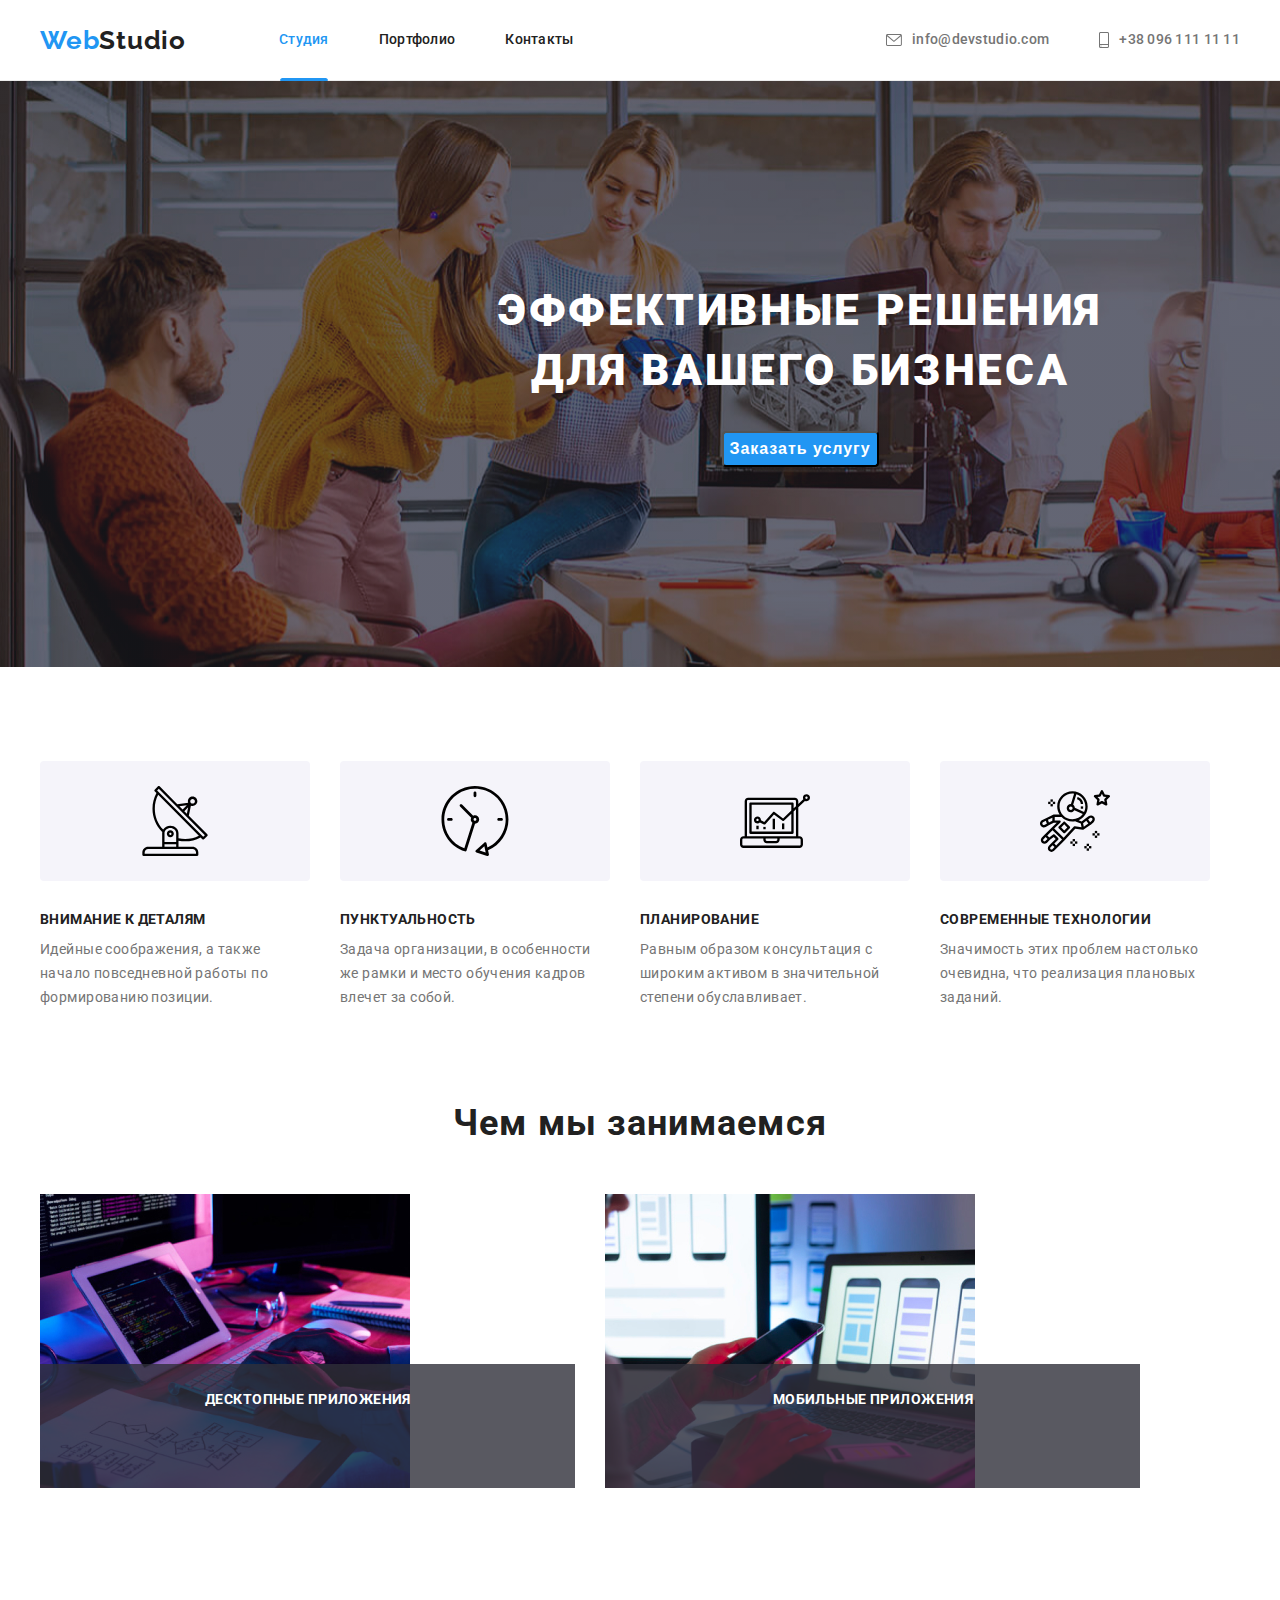
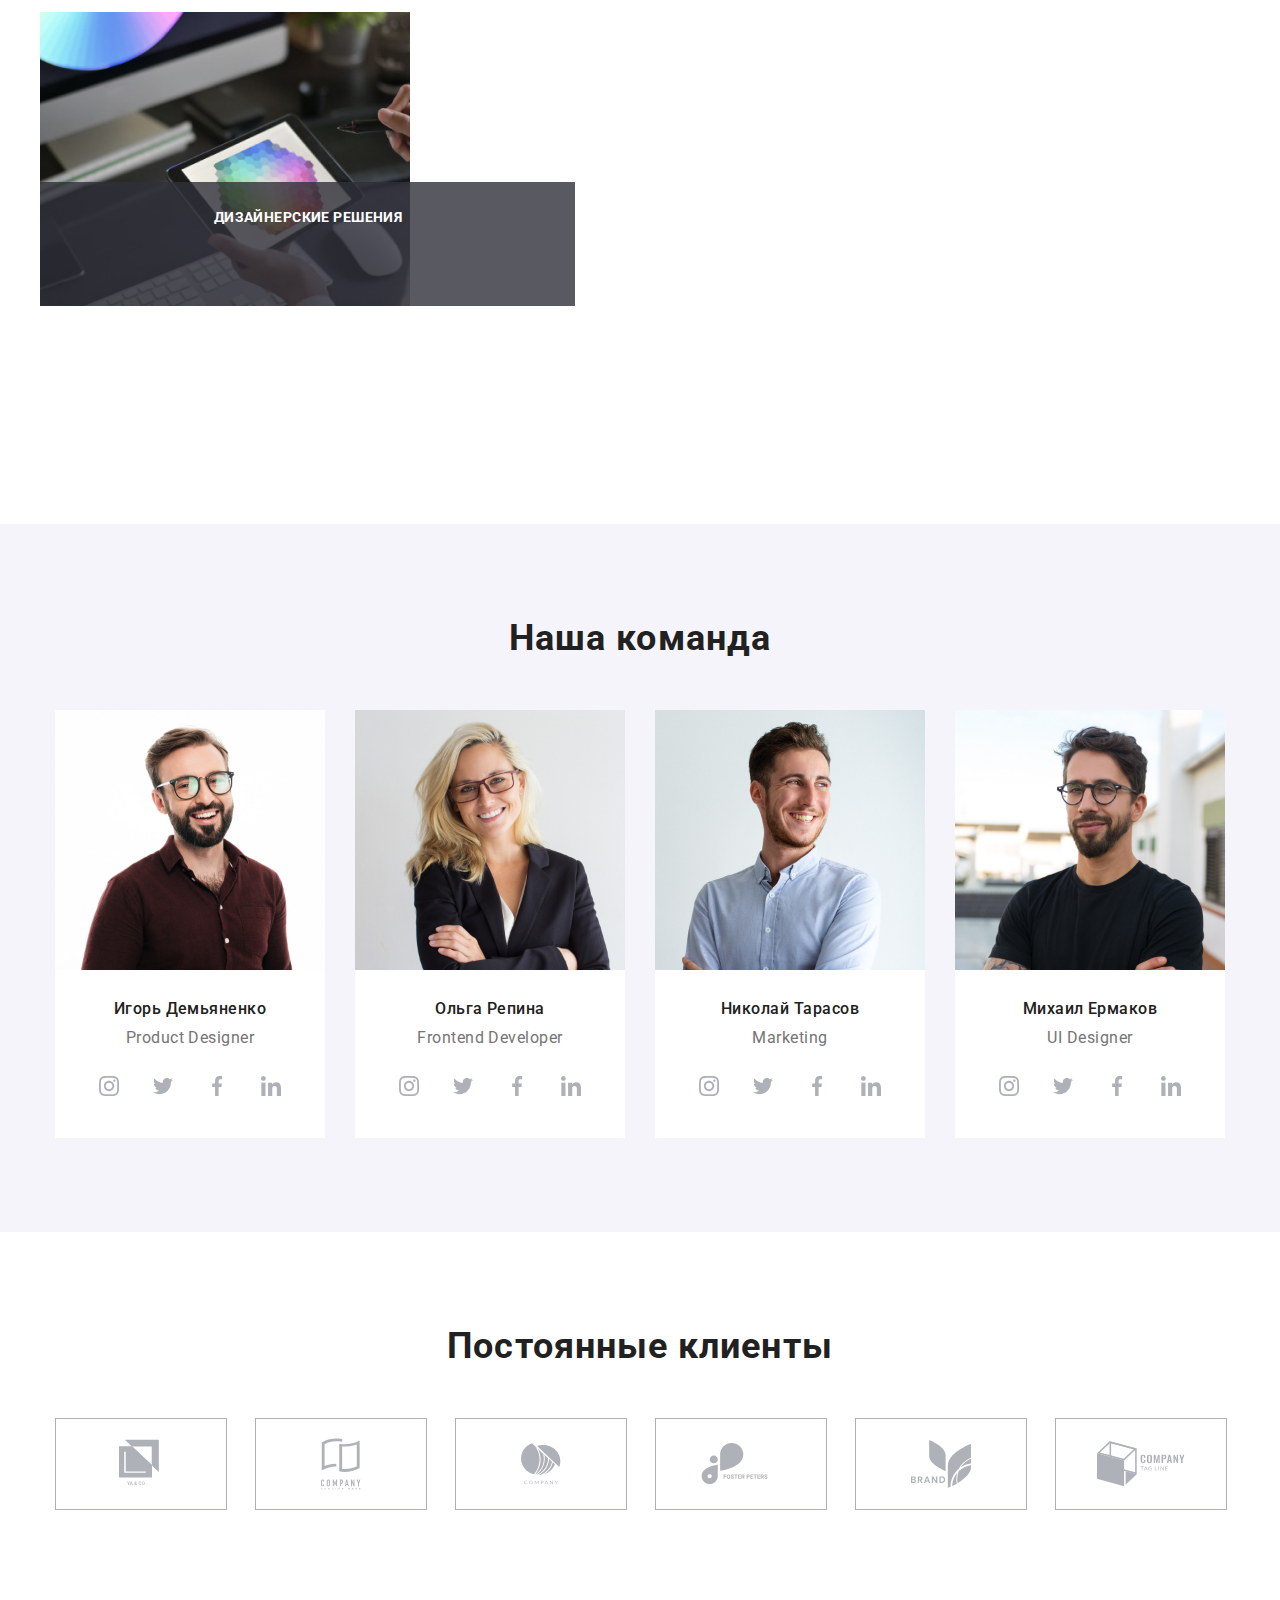
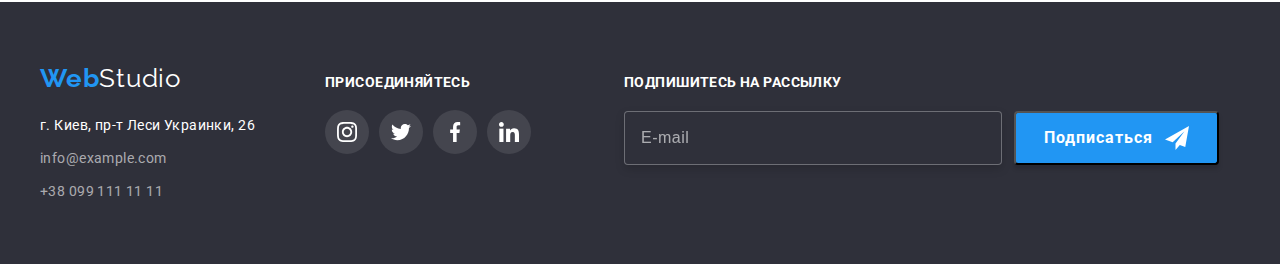
<file: index.html>
<!DOCTYPE html>
<html lang="ru">

<head>
    <meta charset="UTF-8">
    <meta name="viewport" content="width=device-width, initial-scale=1.0">
    <title>WebStudio</title>
    <link rel="preconnect" href="https://fonts.gstatic.com">
    <link href="https://fonts.googleapis.com/css2?family=Raleway:wght@700&family=Roboto:wght@400;500;700;900&display=swap" rel="stylesheet">
    <link rel="stylesheet" href="https://cdnjs.cloudflare.com/ajax/libs/modern-normalize/1.0.0/modern-normalize.min.css"
        integrity="sha512-ISS7cAi1PEhQ8jnbJpJZMd29NlhNj4AWYyLOSp2CE/CsHxTCu+r+t0D2yoJudVrd0/8fTVPUVDzY5Tvli75u/g=="
        crossorigin="anonymous" />
    <link rel="stylesheet" href="https://cdnjs.cloudflare.com/ajax/libs/animate.css/4.1.1/animate.min.css"/>
    <link rel="stylesheet" href="./css/style.css">
</head>

<body class="body">
    <!-- Heder верхняя шапка с навигацией -->
    <header class="header">
       <div class="container main-nav">
        
        <nav class="nav">
            <a class="logo-link logo-header animate__heartBeat" href="./index.html"><span class="logo">Web</span><span class="logo-black">Studio</span></a>    
           <ul class="site-nav list">
                    <li class="item">
                        <a class="link current" href="./index.html" >
                        <svg class="sait-nav-position" width="48px" height="4px">
                            <use href="./images/sprite.svg#nav-position"></use>
                        </svg>Студия</a>
                        
                    </li>
                    <li class="item"><a class="link" href="./portfolio.html" >Портфолио</a>
                       
                    </li>
                    <li class="item"><a class="link" href="" >Контакты</a>
                        
                    </li>
           </ul>
            
        </nav>
        <ul class="site-nav-mail"> 
            <li class="item">
                <a class="contact-link" href="mailto:info@devstudio.com">
                <svg class="icon-email" width="16" height="12">
                    <use href="./images/sprite.svg#icon-email"></use>
                </svg>info@devstudio.com</a>
            </li>
            <li class="item"><a class="contact-link" href="tel:+380991111111">
                <svg class="icon-email" width="10" height="16">
                    <use href="./images/sprite.svg#icon-smartphone"></use>
                </svg>+38 096 111 11 11</a>
            </li>
        </ul>
       </div>
        
    </header>

    <main class="main">
        <!-- Hero сектор герой картика кнопка -->
        <section class="hero">
           <div class="main-hero">
                <h1 class="hero-title">Эффективные решения<br> для вашего бизнеса</h1>
                <button class="hero-button" type="button" data-modal-open>Заказать услугу</button>
                
           </div>
        </section>
        <!-- Feature перечень примуществ -->
        <section class="feature-list">
            <div class="container">
                <ul>
                    <li class="item">
                        <div class="feature-svg">
                            <svg width="70px" height="70px">
                                <use href="./images/sprite.svg#icon-antenna-1"></use>
                            </svg>
                        </div>
                        <h3 class="title">Внимание к деталям</h3>
                        <p class="text">Идейные соображения, а также начало повседневной работы по формированию позиции.</p>
                    </li>
                    <li class="item">
                        <div class="feature-svg">
                            <svg width="70px" height="70px">
                                <use href="./images/sprite.svg#icon-clock-1"></use>
                            </svg>
                        </div>
                        <h3 class="title">Пунктуальность</h3>
                        <p class="text">Задача организации, в особенности же рамки и место обучения кадров влечет за собой.</p>
                    </li>
                    <li class="item">
                        <div class="feature-svg">
                            <svg width="70px" height="70px">
                                <use href="./images/sprite.svg#icon-diagram-1"></use>
                            </svg>
                        </div>
                        <h3 class="title">Планирование</h3>
                        <p class="text">Равным образом консультация с широким активом в значительной степени обуславливает.</p>
                    </li>
                    <li class="item">
                        <div class="feature-svg">
                            <svg width="70px" height="70px">
                                <use href="./images/sprite.svg#icon-astronaut-1"></use>
                            </svg>
                        </div>
                        <h3 class="title">Современные технологии</h3>
                        <p class="text">Значимость этих проблем настолько очевидна, что реализация плановых заданий.</p>
                    </li>
                </ul>
            </div>
        </section>
        <!-- Work foto фотограии -->
        <section class="work-list-foto">
            <div class="container">
                <h2 class="work-title">Чем мы занимаемся</h2>
                <ul class="work-ul">
                    <li class="item">
                        
                        <img class="work-div-img" src="./images/img.jpg" alt="work" width=370 height="294">
                        <p class="work-p">Десктопные приложения</p>
                        </li>
                    <li class="item"><img src="./images/img(1).jpg" alt="work1" width=370 height="294">
                        <p class="work-p">Мобильные приложения</p>
                    </li>
                    <li class="item"><img src="./images/img(2).jpg" alt="work2" width=370 height="294">
                        <p class="work-p">Дизайнерские решения</p>
                    </li>
                </ul>
            </div>
            
        </section>
        <!-- work-team наша команда -->
        <section class="work-team">
            <div class="taem-div container">
                <h2 class="work-title">Наша команда</h2>
                <ul class="team-ul">
                    <li class="item"><img src="./images/IgorDemyan.jpg" alt="IgorDemyan" width=270>
                        <div class="work-item-div">
                            <h3 class="name-team">Игорь Демьяненко</h3>
                            <p lang="en" class="team-profession">Product Designer</p>
                            <ul class="social-list">
                                <li class="social-list-item">
                                    <a href="" class="social-list-link">
                                        <svg class="social-list-icon">
                                            <use href="./images/sprite.svg#icon-instagram-2"></use>
                                        </svg>
                                    </a></li>
                                <li class="social-list-item">
                                    <a href="" class="social-list-link">
                                        <svg class="social-list-icon">
                                            <use href="./images/sprite.svg#icon-twitter-1"></use>
                                        </svg>
                                    </a></li>
                                <li class="social-list-item">
                                    <a href="" class="social-list-link">
                                        <svg class="social-list-icon">
                                            <use href="./images/sprite.svg#icon-facebook-1"></use>
                                        </svg>
                                    </a></li>
                                <li class="social-list-item">
                                    <a href="" class="social-list-link">
                                        <svg class="social-list-icon">
                                            <use href="./images/sprite.svg#icon-linkedin-1"></use>
                                        </svg>
                                    </a></li>
                            </ul>
                            
                        
                        </div>
                    </li>
                    <li class="item"><img src="./images/OlgaRepina.jpg" alt="OlgaRepina" width=270>
                        <div class="work-item-div">
                            <h3 class="name-team">Ольга Репина</h3>
                            <p lang="en" class="team-profession">Frontend Developer</p>
                            <ul class="social-list">
                                <li class="social-list-item">
                                    <a href="" class="social-list-link">
                                        <svg class="social-list-icon">
                                            <use href="./images/sprite.svg#icon-instagram-2"></use>
                                        </svg>
                                    </a></li>
                                <li class="social-list-item">
                                    <a href="" class="social-list-link">
                                        <svg class="social-list-icon">
                                            <use href="./images/sprite.svg#icon-twitter-1"></use>
                                        </svg>
                                    </a></li>
                                <li class="social-list-item">
                                    <a href="" class="social-list-link">
                                        <svg class="social-list-icon">
                                            <use href="./images/sprite.svg#icon-facebook-1"></use>
                                        </svg>
                                    </a></li>
                                <li class="social-list-item">
                                    <a href="" class="social-list-link">
                                        <svg class="social-list-icon">
                                            <use href="./images/sprite.svg#icon-linkedin-1"></use>
                                        </svg>
                                    </a></li>
                            </ul>
                        </div>
                    </li>
                    <li class="item"><img src="./images/NikolayTarasov.jpg" alt="NikolayTarasov" width=270>
                        <div class="work-item-div">
                            <h3 class="name-team">Николай Тарасов</h3>
                            <p lang="en" class="team-profession">Marketing</p>
                            <ul class="social-list">
                                <li class="social-list-item">
                                    <a href="" class="social-list-link">
                                        <svg class="social-list-icon">
                                            <use href="./images/sprite.svg#icon-instagram-2"></use>
                                        </svg>
                                    </a></li>
                                <li class="social-list-item">
                                    <a href="" class="social-list-link">
                                        <svg class="social-list-icon">
                                            <use href="./images/sprite.svg#icon-twitter-1"></use>
                                        </svg>
                                    </a></li>
                                <li class="social-list-item">
                                    <a href="" class="social-list-link">
                                        <svg class="social-list-icon">
                                            <use href="./images/sprite.svg#icon-facebook-1"></use>
                                        </svg>
                                    </a></li>
                                <li class="social-list-item">
                                    <a href="" class="social-list-link">
                                        <svg class="social-list-icon">
                                            <use href="./images/sprite.svg#icon-linkedin-1"></use>
                                        </svg>
                                    </a></li>
                            </ul>
                        </div>
                    </li>
                    <li class="item"><img src="./images/MihailErmakov.jpg" alt="MihailErmakov" width=270>
                        <div class="work-item-div">
                            <h3 class="name-team">Михаил Ермаков</h3>
                            <p lang="en" class="team-profession">UI Designer</p>
                            <ul class="social-list">
                                <li class="social-list-item">
                                    <a href="" class="social-list-link">
                                        <svg class="social-list-icon">
                                            <use href="./images/sprite.svg#icon-instagram-2"></use>
                                        </svg>
                                    </a></li>
                                <li class="social-list-item">
                                    <a href="" class="social-list-link">
                                        <svg class="social-list-icon">
                                            <use href="./images/sprite.svg#icon-twitter-1"></use>
                                        </svg>
                                    </a></li>
                                <li class="social-list-item">
                                    <a href="" class="social-list-link">
                                        <svg class="social-list-icon">
                                            <use href="./images/sprite.svg#icon-facebook-1"></use>
                                        </svg>
                                    </a></li>
                                <li class="social-list-item">
                                    <a href="" class="social-list-link">
                                        <svg class="social-list-icon">
                                            <use href="./images/sprite.svg#icon-linkedin-1"></use>
                                        </svg>
                                    </a></li>
                            </ul>
                        </div>
                    </li>
                </ul>
            </div>
                
        </section>
        <!-- regular-client постоянные клиенты -->
        <section class="regular-customers">
            <div class="customers-div container">
                <h2 class="work-title">Постоянные клиенты</h2>
                <ul class="customers-ul">
                    <li class="customers-item">
                        <a class="customers-svg" href="">
                            <svg class="customers-logo" width="44" height="50">
                                <use href="./images/sprite.svg#icon-logo-1"></use>
                            </svg>
                        </a>
                    </li>
                    <li class="customers-item">
                        <a class="customers-svg" href="">
                            <svg class="customers-logo" width="40" height="52">
                                <use href="./images/sprite.svg#icon-logo-2"></use>
                            </svg>
                        </a>
                    </li>
                    <li class="customers-item">
                        <a class="customers-svg" href="">
                            <svg class="customers-logo" width="40" height="42">
                                <use href="./images/sprite.svg#icon-logo-3"></use>
                            </svg>
                        </a>
                    </li>
                    <li class="customers-item">
                        <a class="customers-svg" href="">
                            <svg class="customers-logo" width="82" height="42">
                                <use href="./images/sprite.svg#icon-logo-4"></use>
                            </svg>
                        </a>
                    </li>
                    <li class="customers-item">
                        <a class="customers-svg" href="">
                            <svg class="customers-logo" width="60" height="48">
                                <use href="./images/sprite.svg#icon-logo-5"></use>
                            </svg>
                        </a>
                    </li>
                    <li class="customers-item">
                        <a class="customers-svg" href="">
                            <svg class="customers-logo" width="88" height="46">
                                <use href="./images/sprite.svg#icon-logo-6"></use>
                            </svg>
                        </a>
                    </li>
                </ul>
            </div>

        </section>
        
    </main>
    <!-- footer подван нижнее часть сайта (для index & portfolio) -->
    <footer class="footer">
        <div class="footer-div">
            <div class="footer-link-div">
                <a class="logo-link" href="./index.html"><span class="logo">Web</span><span class="logo-footer">Studio</span></a> 

                <address class="address">
                    <ul class="address-ul">
                        <li class="adress-li"><a href="https://goo.gl/maps/XajfWDtzmyo4P4pL7" target="blanck" rel="noopener nooreferrer" class="footer-addres">г. Киев, пр-т Леси Украинки, 26</a></li>
                        <li class="adress-li"><a href="mailto:info@example.com" class="footer-info">info@example.com</a></li>
                        <li class="adress-li"><a href="tel:+380991111111" class="footer-info">+38 099 111 11 11</a></li>
                    </ul>
            
            
                </address>
            </div>
            <div class="footer-social-div">
                <h2 class="footer-text-title">Присоединяйтесь</h2>
                <ul class="footer-social-list">
                    <li class="footer-social-list-item">
                        <a href="" class="footer-social-list-link">
                            <svg class="footer-social-list-icon">
                                <use href="./images/sprite.svg#icon-instagram-2"></use>
                            </svg>
                        </a></li>
                    <li class="footer-social-list-item">
                        <a href="" class="footer-social-list-link">
                            <svg class="footer-social-list-icon">
                                <use href="./images/sprite.svg#icon-twitter-1"></use>
                            </svg>
                        </a></li>
                    <li class="footer-social-list-item">
                        <a href="" class="footer-social-list-link">
                            <svg class="footer-social-list-icon">
                                <use href="./images/sprite.svg#icon-facebook-1"></use>
                            </svg>
                        </a></li>
                    <li class="footer-social-list-item">
                        <a href="" class="footer-social-list-link">
                            <svg class="footer-social-list-icon">
                                <use href="./images/sprite.svg#icon-linkedin-1"></use>
                            </svg>
                        </a>
                    </li>
                </ul>
            </div>
            <div class="section-footer-form">
                <p class="footer-form-title">подпишитесь на рассылку</p>
                <form class="footer-form">
                    <input class="footer-form-email" name="email" type="email" 
                    placeholder="E-mail" required autocomplete="off">
                    <button class="footer-form-btn" type="submit">
                        Подписаться
                        <svg class="footer-btn-icon" width="24" height="24">
                            <use href="./images/sprite.svg#icon-send"></use>
                        </svg>
                    </button>
                </form>
            </div>
        </div>

    </footer>
    
    <div class="backdrop is-hidden" data-modal>
        <div class="modal">
           
            <button type="button" class="modal-close-btn" data-modal-close>
                <svg class="modal-close-svg">
                    <use href="./images/sprite.svg#icon-close"></use>
                </svg>
            </button>
            <form class="modal-form" action="#" autocomplete="off">
                <p class="modal-form-title">Оставьте свои данные, мы вам перезвоним</p>
                
                <label class="modal-item">
                    Имя
                    <span class="modal-form-wrapper">
                        <input class="modal-input" name="user-name" type="text" required minlength="2">
                        <svg class="modal-icon" width="18" height="18">
                            <use href="./images/sprite.svg#person-black"></use>
                        </svg>
                    </span>
                </label>

                <label class="modal-item">
                    Телефон
                    <span class="modal-form-wrapper">
                        <input class="modal-input" name="user-phone" type="tel" required pattern="[0-9]{3}-[0-9]{3}-[0-9]{2}-[0-9]{2}"
                            title="099-000-00-00">
                        <svg class="modal-icon" width="18" height="18">
                            <use href="./images/sprite.svg#phone-black"></use>
                        </svg>
                    </span>
                </label>

                <label class="modal-item">
                    Почта
                    <span class="modal-form-wrapper">
                        <input class="modal-input" name="user-email" type="email" required>
                        <svg class="modal-icon" width="18" height="18">
                            <use href="./images/sprite.svg#email-black"></use>
                        </svg>
                    </span>
                </label>

                <label class="modal-comment">
                    Комментарий
                    <textarea class="modal-message" name="user-message" placeholder="Введите текст"></textarea>
                </label>

                <input id="user-term" class="modal-term" name="user-term" type="checkbox" required>
                <label for="user-term" class="modal-form-check">Соглашаюсь с рассылкой и принимаю&nbsp;<a href="">Условия договора</a></label>
                <button class="modal-form-btn" type="submit">Отправить</button>
                
            </form>
            
        </div>
        
    </div>
    <script src="./js/modal.js"></script>
</body>

</html>
</file>
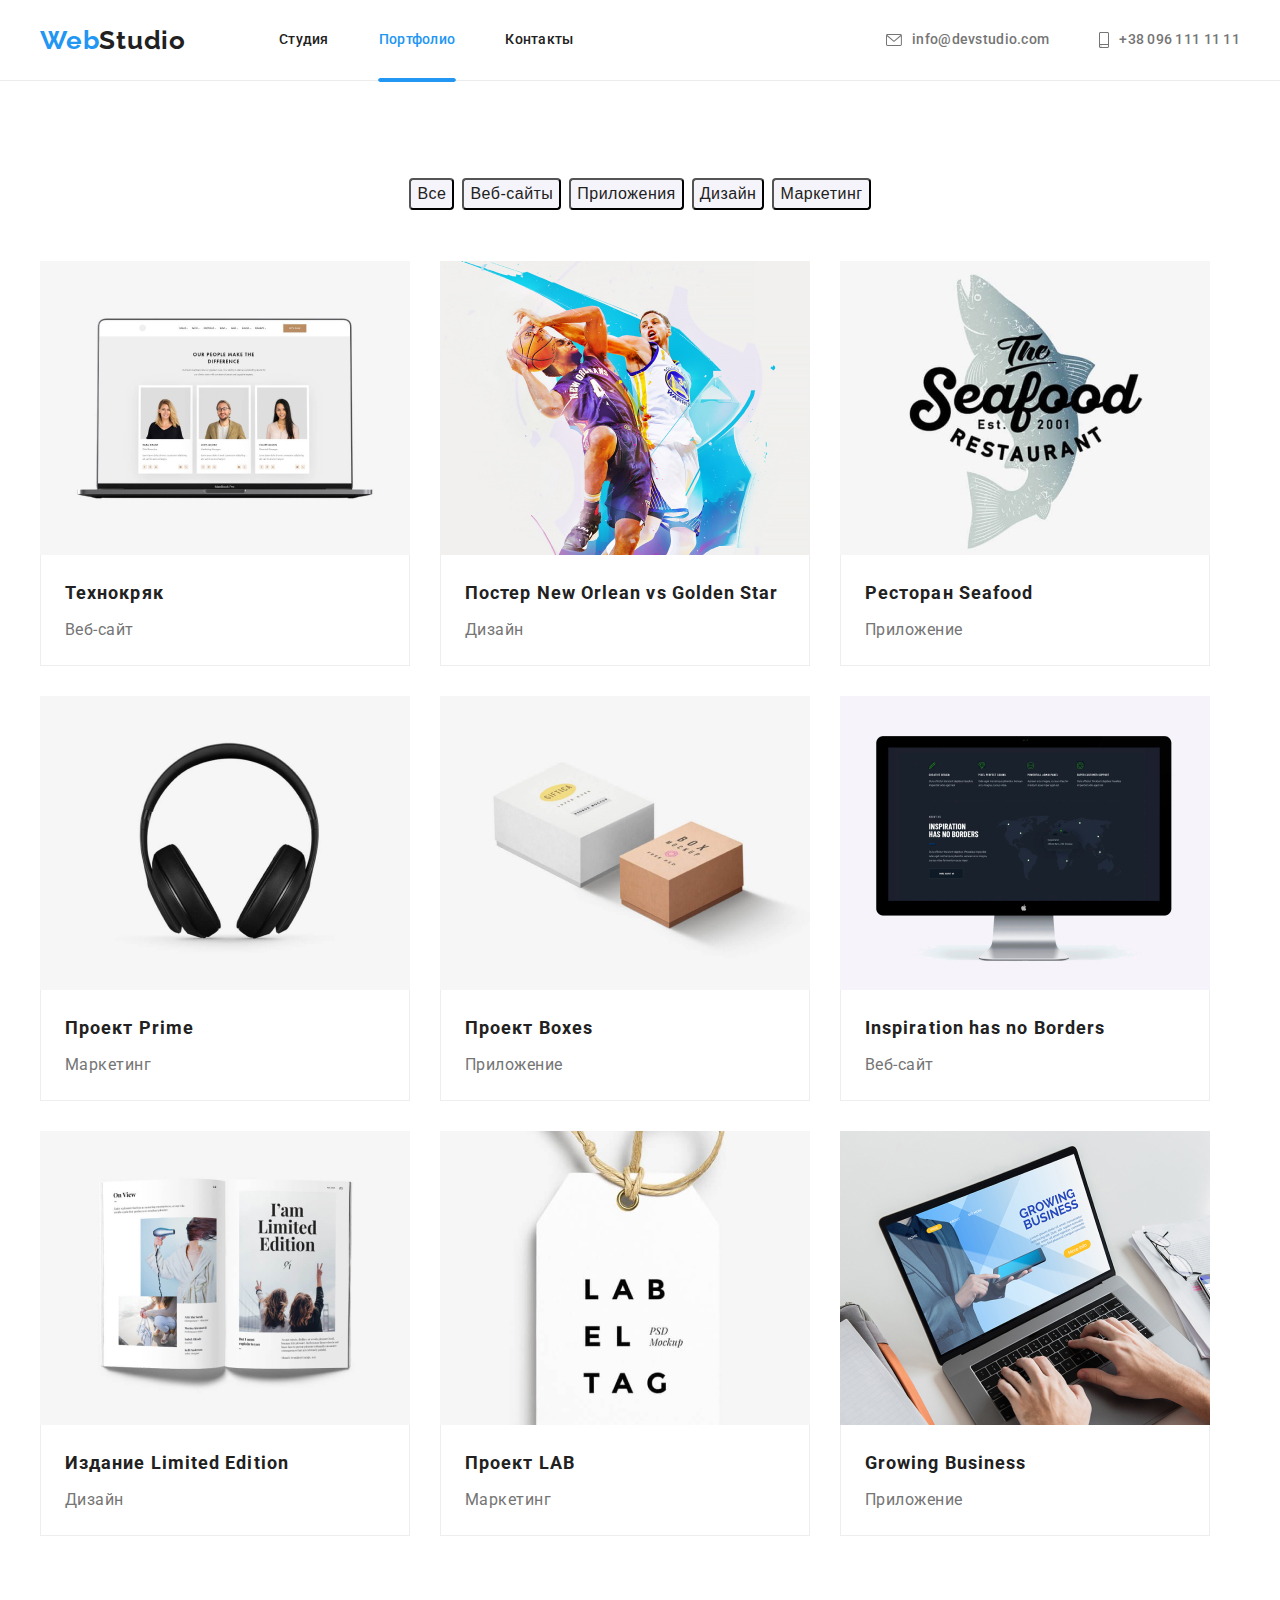
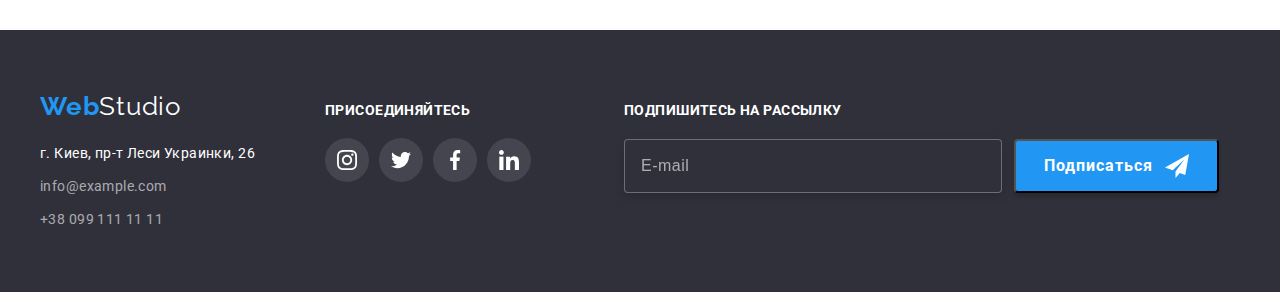
<file: portfolio.html>
<!DOCTYPE html>
<html lang="ru">

<head>
    <meta charset="UTF-8">
    <meta name="viewport" content="width=device-width, initial-scale=1.0">
    <title>Portfolio</title>
    <link rel="preconnect" href="https://fonts.gstatic.com">
    <link href="https://fonts.googleapis.com/css2?family=Raleway:wght@700&family=Roboto:wght@400;500;700;900&display=swap" rel="stylesheet">
    <link rel="stylesheet" href="https://cdnjs.cloudflare.com/ajax/libs/modern-normalize/1.0.0/modern-normalize.min.css"
        integrity="sha512-ISS7cAi1PEhQ8jnbJpJZMd29NlhNj4AWYyLOSp2CE/CsHxTCu+r+t0D2yoJudVrd0/8fTVPUVDzY5Tvli75u/g=="
        crossorigin="anonymous" />
    <link rel="stylesheet" href="https://cdnjs.cloudflare.com/ajax/libs/animate.css/4.1.1/animate.min.css"/>
    <link rel="stylesheet" href="./css/style.css">
</head>

<body class="body">
    <!-- Heder верхняя шапка с навигацией -->
     <header class="header">
       <div class="container main-nav">
        
        <nav class="nav">
            <a class="logo-link logo-header animate__heartBeat" href="./index.html"><span class="logo">Web</span><span class="logo-black">Studio</span></a>    
           <ul class="site-nav list">
                    <li class="item"><a class="link" href="./index.html">Студия</a></li>
                    <li class="item"><a class="link current" href="./portfolio.html" >
                        <svg class="sait-nav-position" width="78px" height="4px">
                            <use href="./images/sprite.svg#nav-position-1"></use>
                        </svg>Портфолио</a>
                    </li>
                    <li class="item"><a href="" class="link">Контакты</a></li>
           </ul>
            
        </nav>
        <ul class="site-nav-mail"> 
            <li class="item">
                <a class="contact-link" href="mailto:info@devstudio.com">
                <svg class="icon-email" width="16" height="12">
                    <use href="./images/sprite.svg#icon-email"></use>
                </svg>info@devstudio.com</a>
            </li>
            <li class="item"><a class="contact-link" href="tel:+380991111111">
                <svg class="icon-email" width="10" height="16">
                    <use href="./images/sprite.svg#icon-smartphone"></use>
                </svg>+38 096 111 11 11</a>
            </li>
        </ul>
       </div>
        
    </header>
    <!-- portfolio чем занимается фирма -->
    <main class="main-portfolio">
        <section class="portfolio">
            <div class="btn-div-portfolio">
            <h1 hidden>Портфолио</h1>
            
                <ul class="button-ul">
                    <li class="item"><button type="button" class="button-portfolio">Все</button></li>
                    <li class="item"><button type="button" class="button-portfolio">Веб-сайты</button></li>
                    <li class="item"><button type="button" class="button-portfolio">Приложения</button></li>
                    <li class="item"><button type="button" class="button-portfolio">Дизайн</button></li>
                    <li class="item"><button type="button" class="button-portfolio">Маркетинг</button></li>
                </ul>
            
                
            
            <ul class="portfolio-ul">
                    <li class="portfolio-li">
                        <a class="portfolio-li-project" href=""> <div class="portfolio-li-overlay">
                            <img class="img-class" src="./images/pagePortfolio/Tehnoktyak.jpg" alt="Техноряк" width=370 height=294>
                                <p class="overlay">
                                    Технокряк это современная площадка распространения коронавируса. Компании используют эту платформу для цифрового шпионажа и атак на защищённые сервера конкурентов.
                                </p>
                        </div>    
                            <div class="portfolio-li-div">
                                <h2 class="title-portfolio">Технокряк</h2>
                                <p class="text">Веб-сайт</p>
                            </div>
                        </a>
                    </li>
                    <li class="portfolio-li">
                        <a class="portfolio-li-project" href=""> <div class="portfolio-li-overlay">
                            <img class="img-class" src="./images/pagePortfolio/NewOrlean.jpg" alt="Постер New Orlean vs Golden Star" width=370 height=294>
                                <p class="overlay">
                                    Технокряк это современная площадка распространения коронавируса. Компании используют эту платформу для цифрового шпионажа и атак на защищённые сервера конкурентов.
                                </p>
                        </div>
                            <div class="portfolio-li-div">
                                <h2 class="title-portfolio">Постер New Orlean vs Golden Star</h2>
                                <p class="text">Дизайн</p>
                            </div>
                        </a>
                    </li>
                    <li class="portfolio-li">
                        <a class="portfolio-li-project" href=""> <div class="portfolio-li-overlay">
                            <img class="img-class" src="./images/pagePortfolio/RestoranSeafood.jpg" alt="Ресторан Seafood" width=370 height=294>
                                <p class="overlay">
                                    Технокряк это современная площадка распространения коронавируса. Компании используют эту платформу для цифрового шпионажа и атак на защищённые сервера конкурентов.
                                </p>
                        </div>    
                            <div class="portfolio-li-div">
                                <h2 class="title-portfolio">Ресторан Seafood</h2>
                                <p class="text">Приложение</p>
                            </div>
                        </a>
                    </li>
                    <li class="portfolio-li">
                        <a class="portfolio-li-project" href=""> <div class="portfolio-li-overlay">
                        <img class="img-class" src="./images/pagePortfolio/ProjectPrime.jpg" alt="Проект Prime" width=370 height=294>
                            <p class="overlay">
                                    Технокряк это современная площадка распространения коронавируса. Компании используют эту платформу для цифрового шпионажа и атак на защищённые сервера конкурентов.
                                </p>
                        </div>
                            <div class="portfolio-li-div">
                                <h2 class="title-portfolio">Проект Prime</h2>
                                <p class="text">Маркетинг</p>
                            </div>
                        </a>
                    </li>
                    <li class="portfolio-li">
                        <a class="portfolio-li-project" href=""> <div class="portfolio-li-overlay">
                            <img class="img-class" src="./images/pagePortfolio/ProjektBoxes.jpg" alt="Проект Boxes" width=370 height=294>
                                <p class="overlay">
                                    Технокряк это современная площадка распространения коронавируса. Компании используют эту платформу для цифрового шпионажа и атак на защищённые сервера конкурентов.
                                </p>
                        </div>
                            <div class="portfolio-li-div">
                                <h2 class="title-portfolio">Проект Boxes</h2>
                                <p class="text">Приложение</p>
                            </div>
                        </a>
                    </li>
                    <li class="portfolio-li">
                        <a class="portfolio-li-project" href=""> <div class="portfolio-li-overlay">
                            <img class="img-class" src="./images/pagePortfolio/InstuctionBorders.jpg" alt="Inspiration has no Borders" width=370 height=294>
                                <p class="overlay">
                                    Технокряк это современная площадка распространения коронавируса. Компании используют эту платформу для цифрового шпионажа и атак на защищённые сервера конкурентов.
                                </p>
                        </div>
                            <div class="portfolio-li-div">
                                <h2 class="title-portfolio">Inspiration has no Borders</h2>
                                <p class="text">Веб-сайт</p>
                            </div>
                        </a>
                    </li>
                    <li class="portfolio-li">
                        <a class="portfolio-li-project" href=""> <div class="portfolio-li-overlay">
                            <img class="img-class" src="./images/pagePortfolio/LimitesEdition.jpg" alt="Издание Limited Edition" width=370 height=294>
                                <p class="overlay">
                                    Технокряк это современная площадка распространения коронавируса. Компании используют эту платформу для цифрового шпионажа и атак на защищённые сервера конкурентов.
                                </p>
                        </div>
                            <div class="portfolio-li-div">
                                <h2 class="title-portfolio">Издание Limited Edition</h2>
                                <p class="text">Дизайн</p>
                            </div>
                        </a>
                    </li>
                    <li class="portfolio-li">
                        <a class="portfolio-li-project" href=""> <div class="portfolio-li-overlay">
                            <img class="img-class" src="./images/pagePortfolio/ProjectLab.jpg" alt="Проект LAB" width=370 height=294>
                                <p class="overlay">
                                    Технокряк это современная площадка распространения коронавируса. Компании используют эту платформу для цифрового шпионажа и атак на защищённые сервера конкурентов.
                                </p>
                        </div>
                        <div class="portfolio-li-div">
                                <h2 class="title-portfolio">Проект LAB</h2>
                                <p class="text">Маркетинг</p>
                            </div>
                        </a>
                    </li>
                    <li class="portfolio-li">
                        <a class="portfolio-li-project" href=""> <div class="portfolio-li-overlay">
                            <img class="img-class" src="./images/pagePortfolio/GrowingBusiness.jpg" alt="Growing Business" width=370 height=294>
                                <p class="overlay">
                                    Технокряк это современная площадка распространения коронавируса. Компании используют эту платформу для цифрового шпионажа и атак на защищённые сервера конкурентов.
                                </p>
                        </div>
                            <div class="portfolio-li-div">
                                <h2 class="title-portfolio">Growing Business</h2>
                                <p class="text">Приложение</p>
                            </div>
                        </a>
                    </li>
                </ul>
            </div>
        </section>

    </main>
    <!-- footer подван нижнее часть сайта (для index & portfolio) -->
    <footer class="footer">
        <div class="footer-div">
            <div class="footer-link-div">
                <a class="logo-link" href="./index.html"><span class="logo">Web</span><span class="logo-footer">Studio</span></a> 

                <address class="address">
                    <ul class="address-ul">
                        <li class="adress-li"><a href="https://goo.gl/maps/XajfWDtzmyo4P4pL7" target="blanck" rel="noopener nooreferrer" class="footer-addres">г. Киев, пр-т Леси Украинки, 26</a></li>
                        <li class="adress-li"><a href="mailto:info@example.com" class="footer-info">info@example.com</a></li>
                        <li class="adress-li"><a href="tel:+380991111111" class="footer-info">+38 099 111 11 11</a></li>
                    </ul>
                </address>
            </div>
            <div class="footer-social-div">
                <h2 class="footer-text-title">Присоединяйтесь</h2>
                <ul class="footer-social-list">
                    <li class="footer-social-list-item">
                        <a href="" class="footer-social-list-link">
                            <svg class="footer-social-list-icon">
                                <use href="./images/sprite.svg#icon-instagram-2"></use>
                            </svg>
                        </a></li>
                    <li class="footer-social-list-item">
                        <a href="" class="footer-social-list-link">
                            <svg class="footer-social-list-icon">
                                <use href="./images/sprite.svg#icon-twitter-1"></use>
                            </svg>
                        </a></li>
                    <li class="footer-social-list-item">
                        <a href="" class="footer-social-list-link">
                            <svg class="footer-social-list-icon">
                                <use href="./images/sprite.svg#icon-facebook-1"></use>
                            </svg>
                        </a></li>
                    <li class="footer-social-list-item">
                        <a href="" class="footer-social-list-link">
                            <svg class="footer-social-list-icon">
                                <use href="./images/sprite.svg#icon-linkedin-1"></use>
                            </svg>
                        </a>
                    </li>
                </ul>
            </div>
            <div class="section-footer-form">
                <p class="footer-form-title">подпишитесь на рассылку</p>
                <form class="footer-form">
                    <input class="footer-form-email" name="email" type="email" 
                    placeholder="E-mail" required autocomplete="off">
                    <button class="footer-form-btn" type="submit">
                        Подписаться
                        <svg class="footer-btn-icon" width="24" height="24">
                            <use href="./images/sprite.svg#icon-send"></use>
                        </svg>
                    </button>
                </form>
            </div>
        </div>

    </footer>



</body>
</html>
</file>
<file: css/style.css>
/*цвет основного текста #212121, 100 % */

/* вторичный цвет #757575, 100 % */

/*акцент #2196F3 */
/* белый цвет #FFFFFF */
/* фон для сотрудников #F5F4FA */
/* фон для первой части и для подвала #2F303A */
 /*==========MAIN CONFIG=============  */
:root {
    --primary-text-color: #212121;
    --title-text-color: #757575;
    --accent-color: #2196F3;
    --white-color: #ffffff;
    --back-color: #2f303a;
    --backgroundcolor-team: #f5f4fa;
    --color-svg:#AFB1B8;
    --color-info: rgba(255, 255, 255, 0.6)
}
h1,
h2,
h3,
h4,
h5,
h6,
p {
    margin: 0;
}
body {
    
    color: var(--praimary-text-color);
    background-color: var(--white-color);
    font-family: 'Roboto', sans-serif;
    letter-spacing: 0.03em;
    margin: 0;
    padding: 0;
}

ul {
    list-style: none;
    margin: 0;
    padding: 0; 
} 
a {
    text-decoration: none;
    margin: 0;
    padding: 0;
}
img{
    display: block;
}
.body {
    margin: 0 auto;
}

.link{
    text-decoration: none;
}
.container {
    width: 1200px;
    padding-left: 15px;
    padding-right: 15px;
    margin: 0 auto;
}
.text {
    font-weight: 400;
    font-size: 14px;
    line-height: 1.71;
    letter-spacing: 0.03em;
    color: var(--title-text-color);
}

.title {
    font-weight: 700;
    font-size: 14px;
    line-height: 1.14;
    letter-spacing: 0.03em;
    text-transform: uppercase;
    color: var(--primary-text-color);
}
/*.link.current:hover{
    position: absolute;
    width: 78px;
    height: 4px;
    left: 551px;
    top: 76px; 
    
    background: var(--accent-color);
    border-radius: 2px; 
}*/
/* ==========END MAIN CONFIG============ */

/* =========Heder стили весхнего блока======*/
.header {
    border-bottom: 1px solid #ECECEC;
    /* width: 1600px; */
    margin: 0 auto;
    position: relative;

}

/* logo link */
.logo-link {

    font-family: 'Raleway', sans-serif;
    font-style: normal;
    font-weight: 700;
    font-size: 26px;
    line-height: 1.19;
    letter-spacing: 0.03em;
    color: var(--accent-color);
    
}
.logo-header{
    animation-duration: 1500ms;
    animation-iteration-count: 1;
    
}

.logo {

    color: var(--accent-color);
}

.logo-black {

    color: var(--primary-text-color);
}

/* NAV */
.nav {
    display: flex;
    justify-items: center;
    align-items: center;
}

/* container (flex) */
.main-nav {
    display: flex;
    align-items: center;
    justify-content: center;
    /* width: 1200px;
    padding-left: 15px;
    padding-right: 15px;
    margin: 0 auto; */
}

/* site-nav */
.site-nav {
    display: flex;
    margin-left: 93px;
}

.site-nav .item:not(:last-child) {
    margin-right: 50px;
}


.site-nav .link {
    position: relative;
    display: block;
    padding-top: 32px;
    padding-bottom: 32px;

    font-weight: 500;
    font-size: 14px;
    line-height: 1.14;
    letter-spacing: 0.02em;
    color: var(--primary-text-color);
    transition: color 250ms cubic-bezier(0.4, 0, 0.2, 1);
} 

.site-nav .link:hover,
.site-nav .link:focus {
    color: var(--accent-color);
}
.site-nav .link::after {
    content: '';
    display: block;
    width: 100%;
    height: 4px;
    background-color: var(--accent-color);
    border-radius: 4px;
    position: absolute;
    left: 0;
    bottom: 0;
    opacity: 0;
    transition: color 250ms cubic-bezier(0.4, 0, 0.2, 1),
    opacity cubic-bezier(0.4, 0, 0.2, 1) 250ms;
    

}
.site-nav .link:hover::after,
.site-nav .link:focus::after {
    opacity: 1;
    color: var(--accent-color);
}


.site-nav .link.current {
    color: var(--accent-color);
   
}

 .sait-nav-position{
    display: block;
    position: absolute;
    left: 50%;
    top: 102%;
    transform: translate(-50%, -100%);
    
    fill: var(--accent-color); 
    border-radius: 2px; 
}
/* .sait-nav-position:hover p,
.sait-nav-position:focus p
{   
    position: absolute;
    width: 100%;
    height: 4px; 
    left: 50%;
    top: 102%;
    transform: translate(-50%, -100%);
    border-radius: 2px;

    background:red;
    
} */
/* site-nav mail */

.contact-link {
    display: flex;
    align-items: center;
    padding-top: 32px;
    padding-bottom: 32px;
    font-weight: 500;
    font-size: 14px;
    line-height: 1.14;
    letter-spacing: 0.02em;
    color: var(--title-text-color);

    transition: color 250ms cubic-bezier(0.4, 0, 0.2, 1);
}

.site-nav-mail {
    display: flex;
    margin-left: auto;
}

.site-nav-mail .item:not(:first-child) {

    margin-left: 50px;

}

/* .site-nav-mail-div{
    display: flex;
    align-items: center;
    justify-content: center;
    margin-right: 50px;
    

}  */
.icon-email {

    margin-right: 10px;
    fill: var(--title-text-color);
    transition: fill 250ms cubic-bezier(0.4, 0, 0.2, 1),
    opacity cubic-bezier(0.4, 0, 0.2, 1) 250ms;
}

.contact-link:hover svg,
.contact-link:focus svg {
    fill: var(--accent-color);
}

.contact-link:hover,
.contact-link:focus {
    color: var(--accent-color);
}
/* ==========END HEDER CLASS========= */
/* ==========Hero сектор герой картика кнопка========*/
.hero {
    position: relative;
    width: 1600px;
    display: flex;
    margin: 0 auto;
    justify-content: center;
    align-items: center;
    background-repeat: no-repeat;
    background-size: cover;
    background-image: linear-gradient(rgba(47, 48, 58, 0.4),
     rgba(47, 48, 58, 0.4)),
      url(../images/Herobg.jpg);
    background-color: var(--back-color);
    
}
.main-hero{
    padding-top:200px;
    padding-bottom: 200px;
 }

.hero-div {
    padding-left: 15px;
    padding-right: 15px;
    margin: 0 auto;
    width: 1200px;
}

.hero-title {
    color: var(--white-color);
    width: 696px;
    margin-bottom: 30px;

    font-weight: 900;
    font-size: 44px;
    line-height: 1.36;
    letter-spacing: 0.06em;
    text-align: center;
    text-transform: uppercase;
}
.hero-button {

    font-weight: 700;
    font-size: 16px;
    line-height: 1.87;
    display: flex;
    align-items: center;
    text-align: center;
    letter-spacing: 0.06em;
    cursor: pointer;
    margin: 0 auto;
    color: var(--white-color);
    background-color: var(--accent-color);
    box-shadow: 0px 4px 4px rgba(0, 0, 0, 0.15);
    border-radius: 4px;

}
/* ===========END HERO========== */

/* ========Section feature======= */
.feature-list{
    padding-top: 94px;
        
}
.feature-list .item:not(:last-child) {
    margin-right: 30px;
}
.feature-list ul{
    display: flex;
    flex-wrap: wrap;
}
.feature-list .item {
    width: 270px;
   
}
/* IMG icon SVG */
.feature-svg{
    display: flex;
    align-items: center;
    justify-content: center;
    width: 270px;
    height: 120px;
    background: #f5f4fa;
    border-radius: 4px;
    margin-bottom: 30px;
}


.feature-list .title{
    font-family: Roboto;
    font-style: normal;
    font-weight: bold;
    font-size: 14px;
    line-height: 16px;
    letter-spacing: 0.03em;
    text-transform: uppercase;
    color: var(--primary-text-color);
}
.feature-list .text{
    margin-top: 10px;
    font-family: Roboto;
    font-style: normal;
    font-weight: normal;
    font-size: 14px;
    line-height: 24px;
    
    letter-spacing: 0.03em;
}
/* ===========END feature========== */
/* ==========Work-Title============= */
.work-title{
    
    margin-bottom: 50px;
    font-weight: 700;
    font-size: 36px;
    line-height: 1.16;
    text-align: center;
    letter-spacing: 0.03em;
    color: var(--primary-text-color);
}
.work-list-foto{
    padding-top: 94px;
    padding-bottom: 94px;
    
}
 .work-div-img {
    position: relative;
    
}
.work-list-foto .item:not(:last-child) {
    margin-right: 30px;
    display: block;
}
 .work-list-foto .work-ul {
    display: flex;
    flex-wrap: wrap;
    /* padding-left: 15px;
    padding-right: 15px; */
    margin: 0 auto;
    width: 1200px;
    position: relative;
   
}
.work-p{
    transform: translate(0, -100%);
    
    width: 370px;
    height: 70px;
    background-color: rgba(47, 48, 58, 0.8);

    padding-top: 27px;
    padding-bottom: 27px;
    padding-left: 83px;
    padding-right: 82px;
    font-family: Roboto;
    font-style: normal;
    font-weight: bold;
    font-size: 14px;
    line-height: 16px;
    text-align: center;
    letter-spacing: 0.03em;
    text-transform: uppercase;

    color: #FFFFFF;

} 

 .work-ul li{
    position: relative;    
}

/* =============END Work Titel======== */

/* ==============Social-list=========== */
.social-list-icon{
    width: 20px;
    height: 20px;
    display: flex;
    fill: var(--color-svg);
    transition: fill 250ms cubic-bezier(0.4, 0, 0.2, 1);
}
.social-list{
    display: flex;
    align-items: center;
    margin-top: 16px;
    
}
.social-list-link{
    display: flex;
    justify-content: center;
    align-items: center;
    width: 44px;
    height: 44px;
    border-radius: 50%;
    background-color: #FFFFFF;
    transition: background-color 250ms cubic-bezier(0.4, 0, 0.2, 1);
}
.social-list-link:hover .social-list-icon,
.social-list-link:focus .social-list-icon {
    fill: var(--white-color);
}
.social-list-link:hover,
.social-list-link:focus{
    background-color: var(--accent-color);
}
.social-list-item:not(:last-child){
    margin-right: 10px;
}
/* description team */
.taem-div{
    margin-bottom: 94px;
    margin: 0 auto;
}
.team-ul {
    /* width: 1200px;
    padding-left: 15px;
    padding-right: 15px; */
    display: flex;
    flex-wrap: wrap;
    
    justify-content: center;
    /* margin: 0 auto; */
}
.team-ul .item{
    width: 270px;
    display: block;
    background-color: var(--white-color);
}
.team-ul .item:not(:last-child) {
    margin-right: 30px;
    
}
.work-team{
    padding-top: 94px;
    padding-bottom: 94px;
    background-color: var(--backgroundcolor-team);

}
.work-item-div{
    padding-top: 30px;
    padding-bottom: 30px;
    padding-left: 32px;
    padding-right: 32px;
}

.name-team{
    
    font-weight: 500;
    font-size: 16px;
    line-height: 1.18;
    text-align: center;
    letter-spacing: 0.03em;
    color: var(--primary-text-color);
}
.team-profession{
    margin-top: 10px;
    font-weight: 400;
    font-size: 16px;
    line-height: 1.18;
    text-align: center;
    letter-spacing: 0.03em;
    color: var(--title-text-color);
}
/* about team */
 .team{
    color: var(--primary-text-color);
    background-color: var(--backgroundcolor-team);
} 
/* castomers sections */
.regular-customers{
    padding-top: 94px;
    padding-bottom: 94px;

}
/* .customers-div{
    width: 1200px;
    padding-left: 15px;
    padding-right: 15px;
    margin: 0 auto;
} */
.customers-ul{
    display: flex;
    margin: 0 auto;
    align-items: center;
    justify-content: center;
}
.customers-ul .item:not(:last-child) {
    margin-right: 30px;
}
.customers-item{
    width: 170px;
    height: 90px;
    
}
.customers-item:not(:last-child) {
    margin-right: 30px;
}
/* logo customers SVG */
.customers-svg {
    display: flex;
    align-items: center;
    justify-content: center;
    cursor: pointer;
    width: 100%;
    height: 100%;
    fill: var(--color-svg);
    border: solid 1px var(--color-svg);
    transition: fill 250ms cubic-bezier(0.4, 0, 0.2, 1),
    border-colof 250ms cubic-bezier(0.4, 0, 0.2, 1);
    }

.customers-svg:hover,
.customers-svg:focus {
    fill: var(--accent-color);
    border: solid 1px var(--accent-color);
    
}
/*========container footer========= */
.footer{
    background-color: var(--back-color);
    
    justify-content: center;
    display: flex;
}
.footer-div{
    display: inline-flex;
    width: 1200px;
    padding-left: 15px;
    padding-right: 15px;
    margin: 0 auto;
    padding-top: 60px;
    padding-bottom: 60px;
    align-items: baseline;
}
 .footer-link-div{
    margin-right: 70px;
}
.footer-social-div{
    padding-top: 12px;
    margin-right: 93px;
}
.footer-social-list-icon {
    width: 20px;
    height: 20px;
    display: flex;
    fill: var(--white-color);
    transition: fill 250ms cubic-bezier(0.4, 0, 0.2, 1);
}
/* footer-social-list */
.footer-social-list {
    display: flex;
    align-items: center;
    margin-top: 20px;
    
}

.footer-social-list-link {
    display: flex;
    justify-content: center;
    align-items: center;
    width: 44px;
    height: 44px;
    border-radius: 50%;
    background-color: rgba(255, 255, 255, 0.1);
    transition: background-color 250ms cubic-bezier(0.4, 0, 0.2, 1);
}

.footer-social-list-link:hover .footer-social-list-icon,
.footer-social-list-link:focus .footer-social-list-icon {
    fill: var(--white-color);
}

.footer-social-list-link:hover,
.footer-social-list-link:focus {
    background-color: var(--accent-color);
}

.footer-social-list-item:not(:last-child) {
    margin-right: 10px;
}
.footer-text-title{
    font-family: Roboto;
    font-style: normal;
    font-weight: bold;
    font-size: 14px;
    line-height: 16px;
    letter-spacing: 0.03em;
    text-transform: uppercase;

    color: #FFFFFF;
}
.address{
    margin-top: 20px;
}
.logo-footer{
    
    font-family: "Raleway", sans-serif;
    font-weight: 400;
    font-size: 26px;
    line-height: 1.2;
    letter-spacing: 0.03em;
    color: var(--white-color);
}
/* .address-ul{
    /* padding-top: 20px; */

.adress-li:not(:first-child) {
    margin-top: 9px;
}
.footer-addres {
    font-style: normal;
    font-weight: 400;
    font-size: 14px;
    line-height: 1.71;
    letter-spacing: 0.03em;
    color: var(--white-color);
}
.footer-info{
    margin-top: 9px;
    font-style: normal;
    font-weight: 400;
    font-size: 14px;
    line-height: 1.71;
    letter-spacing: 0.03em;
    color: var(--color-info);
}
/* main portfolio */
/* .main-portfolio{
    /* padding-top: 94px;
    padding-bottom: 94px; 
} */
/* ========Fotter Подвал====== */
/* ========Footer форма подписаться  */

.footer-form-title {
    font-family: var(--primary-text-color);
    font-weight: 700;
    font-size: 14px;
    line-height: 1.14;
    letter-spacing: 0.03em;
    text-transform: uppercase;
    color: var(--white-color);
    margin-bottom: 20px;
}

.footer-form {
    display: flex;
    justify-content: start;
}

.footer-form-email {
    width: 358px;
    height: 50px;
    padding-left: 16px;
    margin-right: 12px;
    font-size: 16px;
    line-height: 1.25;
    letter-spacing: 0.03em;

    color: rgba(255, 255, 255, 0.8);
    background-color: var(--back-color);
    border: 1px solid rgba(255, 255, 255, 0.3);
    filter: drop-shadow(0px 4px 4px rgba(0, 0, 0, 0.15));
    border-radius: 4px;
}

.footer-form-email::placeholder {
    color: rgba(255, 255, 255, 0.6);
}

.footer-form-btn {
    display: flex;
    justify-content: center;
    align-items: center;

    min-width: 200px;
    padding: 10px 28px;
    box-shadow: 0px 4px 4px rgba(0, 0, 0, 0.15);
    border-radius: 4px;
    cursor: pointer;
    color: var(--white-color);
    background-color: var(--accent-color);

    font-family: var(--primary-text-color);
    font-weight: 700;
    font-size: 16px;
    line-height: 1.87;
    letter-spacing: 0.06em;
}

.footer-btn-icon {
    margin-left: 12px;
    fill: var(--white-color);
}

/* =========Page portfolio========= */
.portfolio {
    padding-top: 94px;
    padding-bottom: 94px;
    padding-left: 15px;
    padding-right: 15px;
    margin: 0 auto;
    width: 1200px;
    
    font-weight: 700;
    font-size: 18px;
    line-height: 2;
    letter-spacing: 0.06em;
    color: var(--primary-text-color);
}
.title-portfolio{
    
    font-family: Roboto;
    font-style: normal;
    font-weight: bold;
    font-size: 18px;
    line-height: 36px;
    letter-spacing: 0.06em;
    color: var(--primary-text-color);
}
.portfolio .text {
    
    margin-top: 4px;
    font-weight: 400;
    font-size: 16px;
    line-height: 1.87;
    letter-spacing: 0.03em;
    color: var(--title-text-color);
}
.button-ul{
    display: flex;
    flex-wrap: wrap;
    margin: 0 auto;
} 
.btn-div-portfolio{
    
    display: flex;
    flex-wrap: wrap;
   
        
}

.button-ul .item:not(:last-child) {
    margin-right: 8px;

}
.button-portfolio{
    font-weight: 500;
    font-size: 16px;
    line-height: 1.62;
    letter-spacing: 0.03em;
    cursor: pointer;
    border-radius: 4px;
    color: var(--praimary-text-color);
    background-color: var(--backgroundcolor-team); 
    transition-property: color, background-color, box-shadow;
    transition-duration: 250ms;
    transition-timing-function: cubic-bezier(0.4, 0, 0.2, 1);
   

}
.button-portfolio:hover,
.button-portfolio:focus {
   color: var(--white-color);
   background-color: var(--accent-color);
  box-shadow: 0px 3px 1px rgba(0, 0, 0, 0.1),
  0px 1px 2px rgba(0, 0, 0, 0.08),
  0px 2px 2px rgba(0, 0, 0, 0.12);
  border-radius: 4px;
}
.portfolio-ul{
    
    display: flex;
    flex-wrap: wrap;
    margin-top: 50px;
    
}

.portfolio-li {
    display: flex;
    align-items: center;
    width: 370px;
    
    background-color: var(--white-color);
}
.portfolio-li:hover,
.portfolio-li:focus{
    box-sizing: border-box;
    box-shadow: 0px 1px 1px rgba(0, 0, 0, 0.12),
    0px 4px 4px rgba(0, 0, 0, 0.06),
    1px 4px 6px rgba(0, 0, 0, 0.16);
    transition-property: box-shadow;
    transition-duration: 250ms;
    transition-timing-function: cubic-bezier(0.4, 0, 0.2, 1);
}

.portfolio-li-div{
    padding-bottom: 20px;
    padding-top: 20px;
    padding-left: 24px;
    padding-right: 24px;
    background: #FFFFFF;
    box-sizing: border-box;
    border-right-width: 1px;
    border-right-style: solid;
    border-right-color: #EEEEEE;
    border-left-width: 1px;
    border-left-style: solid;
    border-left-color: #EEEEEE;
    border-bottom-width: 1px;
    border-bottom-style: solid;
    border-bottom-color: #EEEEEE;
}

.portfolio-ul .portfolio-li:not(:last-child){
    margin-right: 30px;
    margin-bottom: 30px;
    

}
/* .portfolio-li-project {
    
    transition-property: box-shadow;
    transition-duration: 250ms;
    transition-timing-function: cubic-bezier(0.4, 0, 0.2, 1);
} */
/*.portfolio-li-project:hover,
.portfolio-li-project:focus {
    box-shadow: 0px 1px 1px rgba(0, 0, 0, 0.12), 0px 4px 4px rgba(0, 0, 0, 0.06),
        1px 4px 6px rgba(0, 0, 0, 0.16);
} */

.portfolio-ul .portfolio-li:nth-child(3n) {
    margin-right: 0;
}
.portfolio-ul .portfolio-li:nth-last-child(-n + 3) {
    margin-bottom: 0;
}
.portfolio-li-overlay {
    position: relative;
    overflow: hidden;
}
.overlay{
    padding-top: 63px;
    padding-left: 24px;
    padding-right: 24px;
    height: 100%;
    position: absolute;
    top: 0;
    left: 0;
    background-color:rgba(33, 150, 243, 0.9);
    color: var(--white-color);
    padding-bottom: 63px;
    /* overflow: scroll; */
    transform: translateY(100%);
    /* opacity: 0; */

    
    
    

    /* text */
    font-family: Roboto;
    font-style: normal;
    font-weight: normal;
    font-size: 18px;
    line-height: 28px;
    letter-spacing: 0.03em;
}
.portfolio-li-project:hover .overlay,
.portfolio-li-project:focus .overlay {
    transform: translateY(0%);
    opacity: 1;
    transition: transform 250ms cubic-bezier(0.4, 0, 0.2, 1),
        opacity 0ms cubic-bezier(0.4, 0, 0.2, 1) 0ms;
}


/* .portfolio-li-overlay:hover .overlay,
.portfolio-li-overlay:focus .overlay{
    transform: translateY(0%);
    opacity: 1;
    transition: transform 250ms cubic-bezier(0.4, 0, 0.2, 1),
    opacity 0ms cubic-bezier(0.4, 0, 0.2, 1) 0ms;
} */
/* =============END Pofolio=========== */

/* =======backdrop Модоальное окно======= */
.backdrop{
    position: fixed;
    top: 0;
    left: 0;
    width: 100vw;
    height: 100vh;
    background-color: rgba(0, 0, 0, 0.2);
    transition: opacity, visibility, pointer-events;
    transition-duration: 250ms;
    transition-timing-function: cubic-bezier(0.4, 0, 0.2, 1);
}
.backdrop.is-hidden{
    opacity: 0;
    visibility: hidden;
    pointer-events: none;
} 
.modal{
    width: 528px;
    height: 581px;
    padding: 40px;

    position: absolute;
    top: 50%;
    left: 50%;
    transform: translate(-50%, -50%);
    width: 528px;
    height: 581px;
    background-color: var(--white-color);
    box-shadow: 0px 1px 3px rgba(0, 0, 0, 0.12),
    0px 1px 1px rgba(0, 0, 0, 0.14),
    0px 2px 1px rgba(0, 0, 0, 0.2);
    border-radius: 4px;
    
}

.modal-close-btn{
    display: flex;
    align-items: center;
    justify-content: center;
    position: absolute;
    top: 8px;
    right: 8px;
    width: 30px;
    height: 30px;
    background: #FFFFFF;
    border: 1px solid rgba(0, 0, 0, 0.1);
    border-radius: 50%;
    cursor: pointer;
    
}
.modal-close-svg{
    width: 30px;
    height: 30px;
}
/* =============Modal BTN форма для заполнения========= */
.modal-form {
    display: flex;
    flex-direction: column;
}

.modal-form-title {
    margin-bottom: 12px;

    font-weight: 700;
    font-size: 20px;
    line-height: 1.15;
    text-align: center;
    letter-spacing: 0.03em;
    color: var(--primary-text-color);
}

.modal-form-wrapper {
    display: block;
    position: relative;
    margin-top: 4px;
}

.modal-item {
    margin-bottom: 10px;

    font-weight: 400;
    font-size: 12px;
    line-height: 1.16;
    letter-spacing: 0.01em;
    color: var(--title-text-color);
}

.modal-input {
    width: 100%;
    height: 40px;
    padding-left: 42px;
    border: 1px solid rgba(33, 33, 33, 0.2);
    border-radius: 4px;
    transition-property: border-color;
    transition-duration: 250ms;
    transition-timing-function: cubic-bezier(0.4, 0, 0.2, 1);
}

.modal-input:focus {
    outline: none;
    border-color: var(--accent-color);
}

.modal-icon {
    position: absolute;
    top: 50%;
    left: 12px;
    transform: translateY(-50%);
    transition-property: fill;
    transition-duration: 250ms;
    transition-timing-function: cubic-bezier(0.4, 0, 0.2, 1);
}

.modal-input:focus+.modal-icon {
    fill: var(--accent-color);
}

.modal-comment {
    margin-bottom: 20px;
    font-weight: 400;
    font-size: 12px;
    line-height: 14px;
    letter-spacing: 0.01em;
    color: var(--title-text-color);
}

.modal-message {
    width: 100%;
    height: 120px;
    padding: 12px 16px;
    margin-top: 4px;
    resize: none;
    font-weight: 400;
    font-size: 14px;
    line-height: 1.14;
    letter-spacing: 0.01em;
    border: 1px solid rgba(33, 33, 33, 0.2);
    border-radius: 4px;
    transition-property: border-color;
    transition-duration: 250ms;
    transition-timing-function: cubic-bezier(0.4, 0, 0.2, 1);
}

.modal-message:focus {
    outline: none;
    border-color: var(--accent-color);
}

.modal-message::placeholder {
    color: rgba(117, 117, 117, 0.5);
}
.modal-term{
    visibility: hidden;
    
}
.modal-form-check {
    display: flex;
    align-items: center;
    margin-bottom: 30px;
    font-weight: 400;
    font-size: 14px;
    line-height: 1.71;
    letter-spacing: 0.03em;
    color: var(--title-text-color);
}

.modal-form-check::before {
    content: '';
    display: block;
    width: 16px;
    height: 16px;
    margin-right: 8px;
    border: 1px solid var(--primary-text-color);
    cursor: pointer;
}

.modal-term:checked+.modal-form-check::before {
    background-image: url(../images/form/check.svg);
    background-position: center;
    background-size: cover;
    overflow: hidden;
    border: none;
}

.modal-term:focus+.modal-form-check::before {
    outline: 1px solid var(--title-text-color);
}

.modal-form-btn {
    align-self: center;
    width: 200px;
    height: 50px;

    font-weight: 700;
    font-size: 16px;
    line-height: 1.87;
    letter-spacing: 0.06em;

    cursor: pointer;
    color: var(--white-color);
    background-color: var(--accent-color);
    box-shadow: 0px 4px 4px rgba(0, 0, 0, 0.15);
    border-radius: 4px;
    border: none;
}

.modal-form-btn:hover,
.modal-form-btn:focus {
    background: #188ce8;
    box-shadow: 0px 4px 4px rgba(0, 0, 0, 0.15);
    border-radius: 4px;
}
</file>
